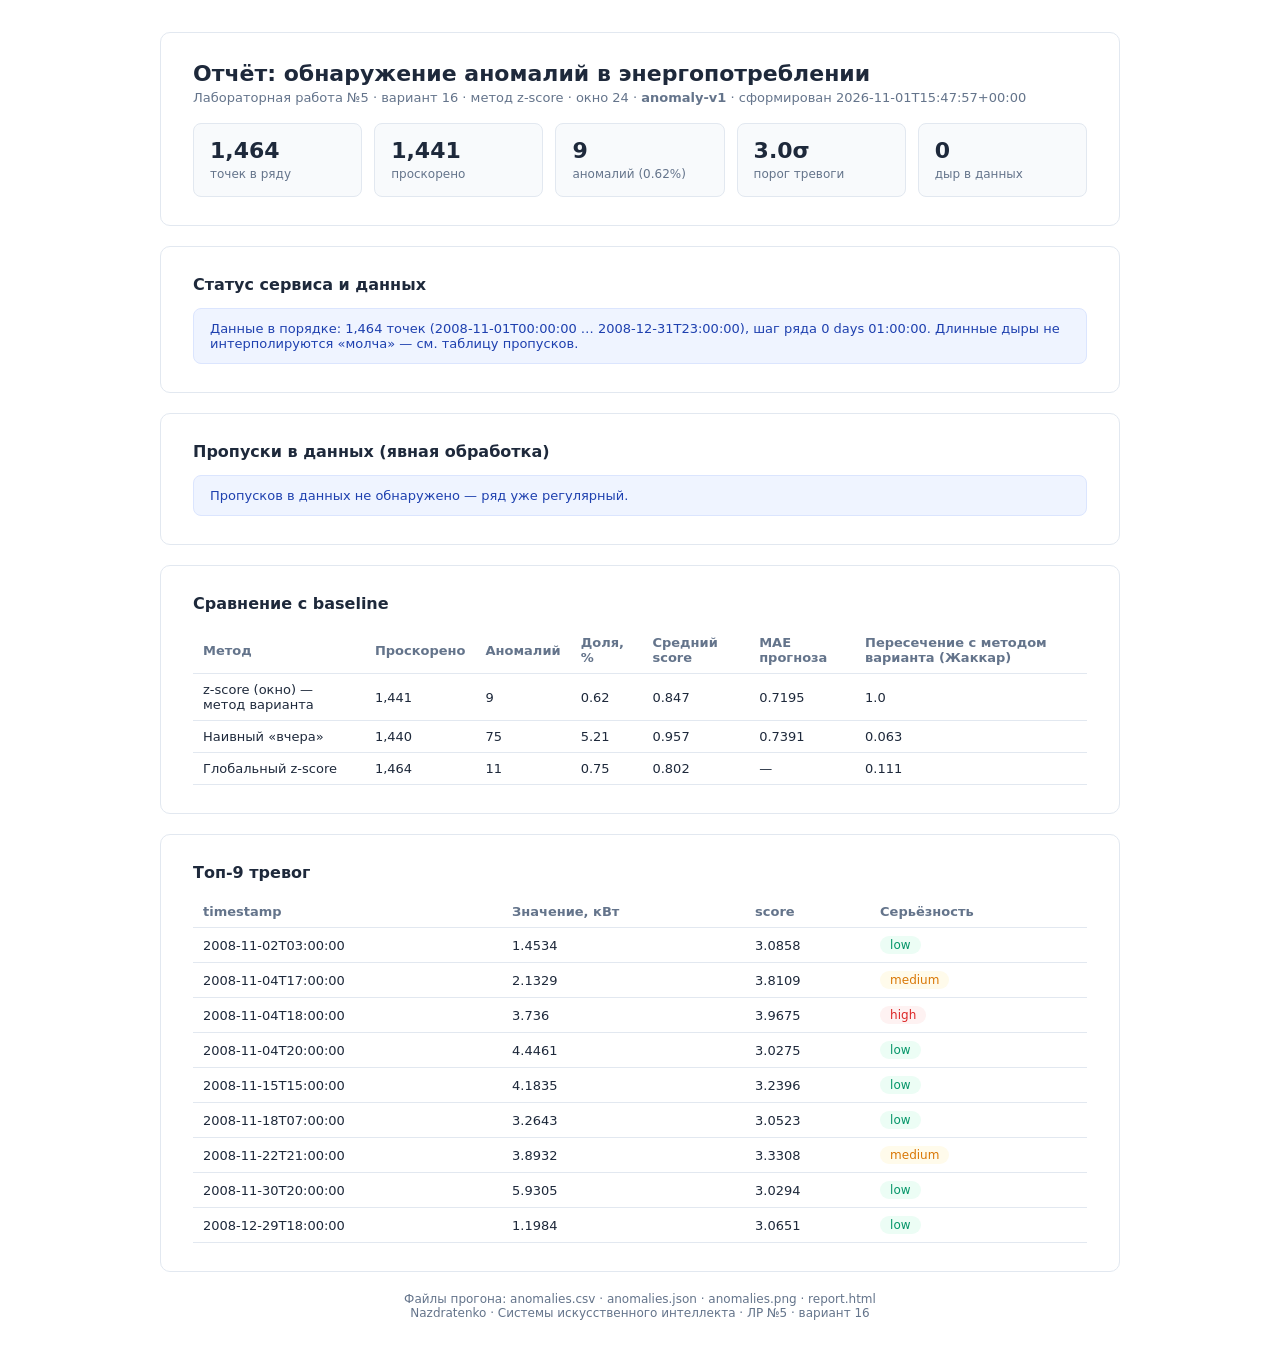
<file: outputs/report.html>
<!DOCTYPE html>
<html lang="ru"><head><meta charset="utf-8">
<meta name="viewport" content="width=device-width, initial-scale=1">
<title>Отчёт · обнаружение аномалий</title>
<style>
:root { --ink:#1E293B; --muted:#64748B; --line:#E2E8F0; --blue:#2563EB; --red:#DC2626;
        --amber:#D97706; --green:#059669; }
* { box-sizing:border-box; }
body { margin:0; font-family:system-ui,'Segoe UI',Roboto,Arial,sans-serif; color:var(--ink);
       background:#fff; padding:32px 16px; }
.wrap { max-width:960px; margin:0 auto; display:grid; gap:20px; }
.card { background:#fff; border:1px solid var(--line); border-radius:10px;
        padding:28px 32px; }
h1 { font-size:22px; margin:0 0 4px; }
h2 { font-size:16px; margin:0 0 14px; }
.sub { color:var(--muted); font-size:13px; margin-bottom:18px; }
.kpis { display:grid; grid-template-columns:repeat(auto-fit,minmax(140px,1fr)); gap:12px; }
.kpi { background:#F8FAFC; border:1px solid var(--line); border-radius:8px; padding:14px 16px; }
.kpi b { display:block; font-size:22px; }
.kpi span { color:var(--muted); font-size:12px; }
table { width:100%; border-collapse:collapse; font-size:13px; }
th { text-align:left; color:var(--muted); font-weight:600; padding:8px 10px; border-bottom:1px solid var(--line); }
td { padding:8px 10px; border-bottom:1px solid var(--line); }
.badge { display:inline-block; padding:2px 10px; border-radius:999px; font-size:12px; }
.b-high { background:#FEF2F2; color:var(--red); }
.b-medium { background:#FFFBEB; color:var(--amber); }
.b-low { background:#ECFDF5; color:var(--green); }
.note { background:#EFF4FF; border:1px solid #DBE5FE; border-radius:8px; padding:12px 16px;
        font-size:13px; color:#1E40AF; }
.foot { color:var(--muted); font-size:12px; text-align:center; }
.grad { color:var(--blue); }
</style></head><body><div class="wrap">

<div class="card">
  <h1>Отчёт: обнаружение аномалий в энергопотреблении</h1>
  <div class="sub">Лабораторная работа №5 · вариант 16 · метод z-score · окно 24 ·
  <b>anomaly-v1</b> · сформирован 2026-11-01T15:47:57+00:00</div>
  <div class="kpis">
    <div class="kpi"><b>1,464</b><span>точек в ряду</span></div>
    <div class="kpi"><b>1,441</b><span>проскорено</span></div>
    <div class="kpi"><b>9</b><span>аномалий (0.62%)</span></div>
    <div class="kpi"><b>3.0σ</b><span>порог тревоги</span></div>
    <div class="kpi"><b>0</b><span>дыр в данных</span></div>
  </div>
</div>

<div class="card">
  <h2>Статус сервиса и данных</h2>
  <div class="note">Данные в порядке: 1,464 точек (2008-11-01T00:00:00 … 2008-12-31T23:00:00), шаг ряда 0 days 01:00:00. Длинные дыры не интерполируются «молча» — см. таблицу пропусков.</div>
</div>

<div class="card">
  <h2>Пропуски в данных (явная обработка)</h2>
  <div class="note">Пропусков в данных не обнаружено — ряд уже регулярный.</div>
</div>

<div class="card">
  <h2>Сравнение с baseline</h2>
  <table><thead><tr><th>Метод</th><th>Проскорено</th><th>Аномалий</th><th>Доля, %</th>
  <th>Средний score</th><th>MAE прогноза</th><th>Пересечение с методом варианта (Жаккар)</th></tr></thead>
  <tbody><tr><td>z-score (окно) — метод варианта</td><td>1,441</td><td>9</td><td>0.62</td><td>0.847</td><td>0.7195</td><td>1.0</td></tr><tr><td>Наивный «вчера»</td><td>1,440</td><td>75</td><td>5.21</td><td>0.957</td><td>0.7391</td><td>0.063</td></tr><tr><td>Глобальный z-score</td><td>1,464</td><td>11</td><td>0.75</td><td>0.802</td><td>—</td><td>0.111</td></tr></tbody></table>
</div>

<div class="card">
  <h2>Топ-9 тревог</h2>
  <table><thead><tr><th>timestamp</th><th>Значение, кВт</th><th>score</th><th>Серьёзность</th></tr></thead>
  <tbody><tr><td>2008-11-02T03:00:00</td><td>1.4534</td><td>3.0858</td><td><span class="badge b-low">low</span></td></tr><tr><td>2008-11-04T17:00:00</td><td>2.1329</td><td>3.8109</td><td><span class="badge b-medium">medium</span></td></tr><tr><td>2008-11-04T18:00:00</td><td>3.736</td><td>3.9675</td><td><span class="badge b-high">high</span></td></tr><tr><td>2008-11-04T20:00:00</td><td>4.4461</td><td>3.0275</td><td><span class="badge b-low">low</span></td></tr><tr><td>2008-11-15T15:00:00</td><td>4.1835</td><td>3.2396</td><td><span class="badge b-low">low</span></td></tr><tr><td>2008-11-18T07:00:00</td><td>3.2643</td><td>3.0523</td><td><span class="badge b-low">low</span></td></tr><tr><td>2008-11-22T21:00:00</td><td>3.8932</td><td>3.3308</td><td><span class="badge b-medium">medium</span></td></tr><tr><td>2008-11-30T20:00:00</td><td>5.9305</td><td>3.0294</td><td><span class="badge b-low">low</span></td></tr><tr><td>2008-12-29T18:00:00</td><td>1.1984</td><td>3.0651</td><td><span class="badge b-low">low</span></td></tr></tbody></table>
</div>

<div class="foot">Файлы прогона: anomalies.csv · anomalies.json · anomalies.png · report.html
<br>Nazdratenko · Системы искусственного интеллекта · ЛР №5 · вариант 16</div>
</div></body></html>
</file>
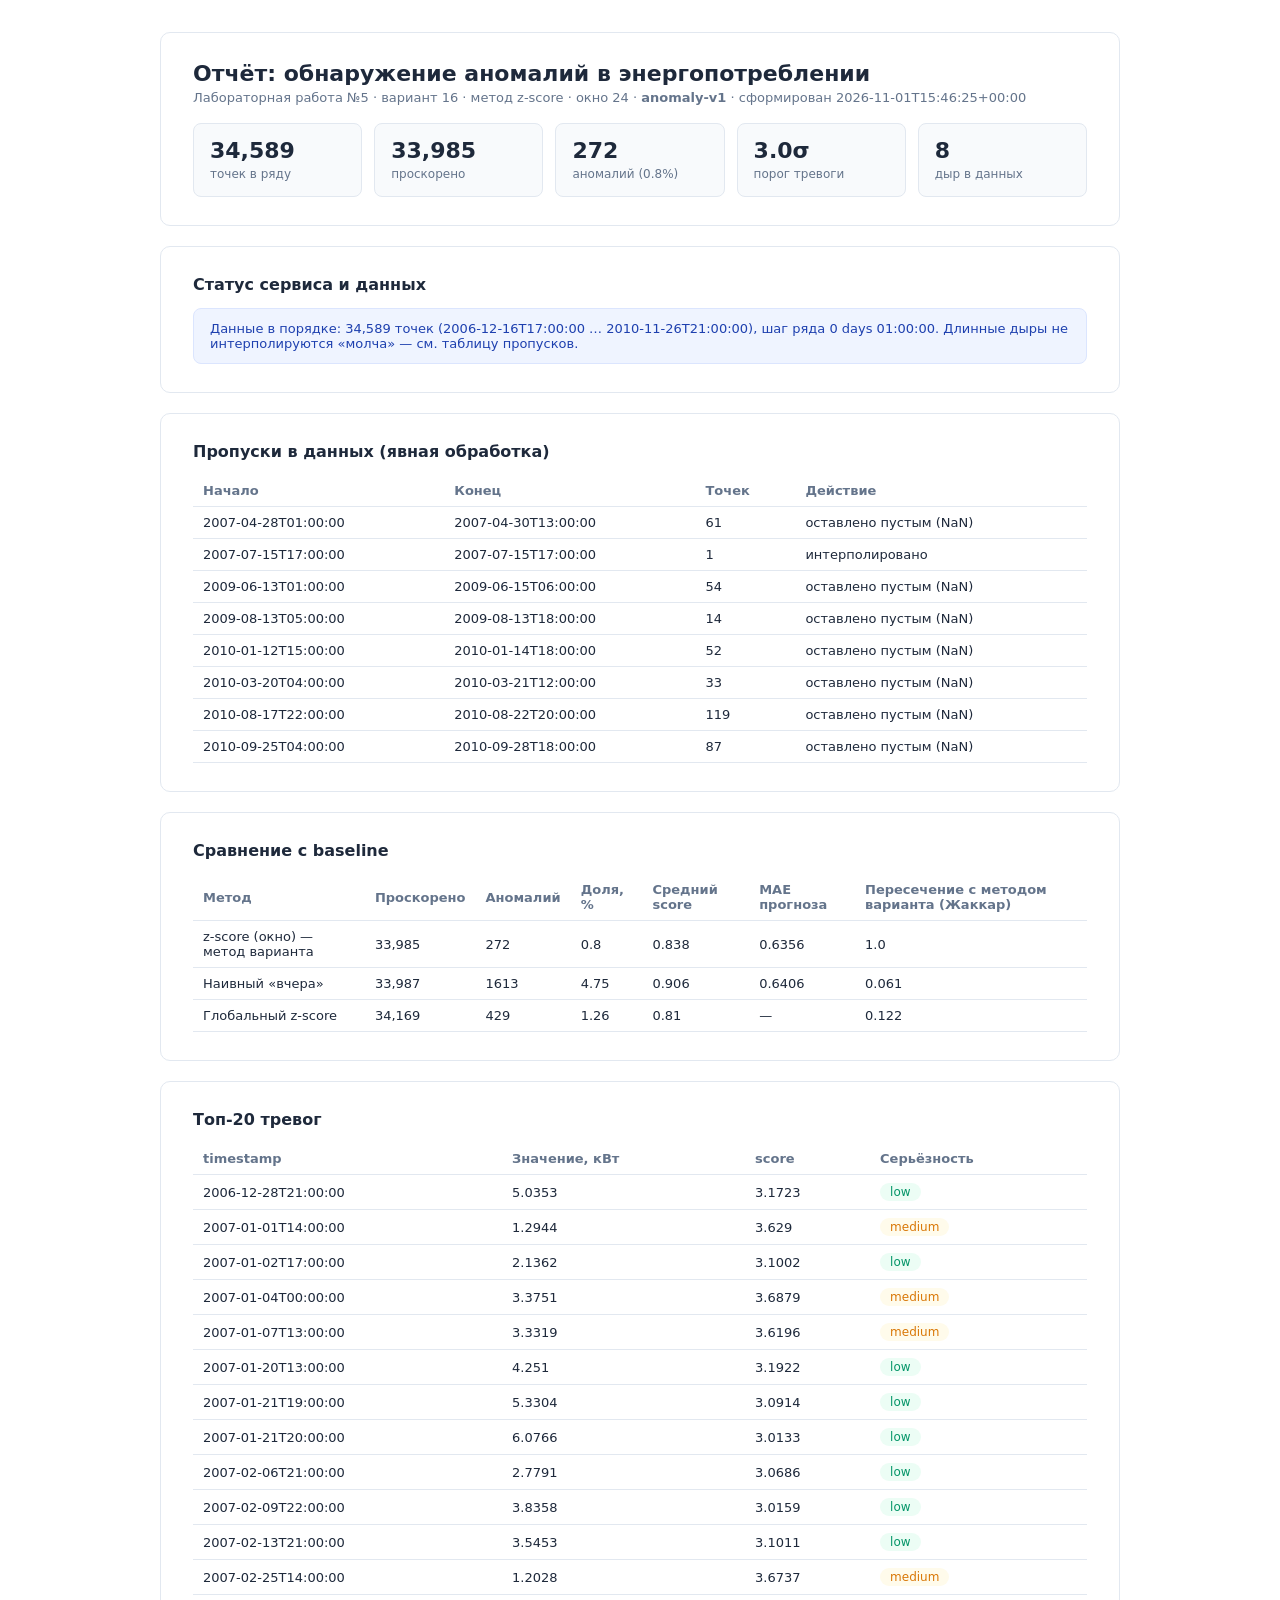
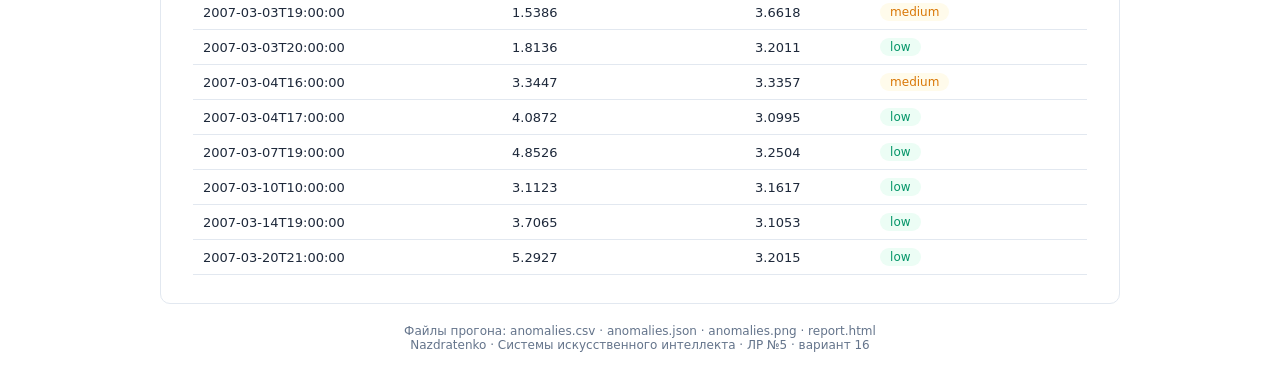
<file: outputs/full_series/report.html>
<!DOCTYPE html>
<html lang="ru"><head><meta charset="utf-8">
<meta name="viewport" content="width=device-width, initial-scale=1">
<title>Отчёт · обнаружение аномалий</title>
<style>
:root { --ink:#1E293B; --muted:#64748B; --line:#E2E8F0; --blue:#2563EB; --red:#DC2626;
        --amber:#D97706; --green:#059669; }
* { box-sizing:border-box; }
body { margin:0; font-family:system-ui,'Segoe UI',Roboto,Arial,sans-serif; color:var(--ink);
       background:#fff; padding:32px 16px; }
.wrap { max-width:960px; margin:0 auto; display:grid; gap:20px; }
.card { background:#fff; border:1px solid var(--line); border-radius:10px;
        padding:28px 32px; }
h1 { font-size:22px; margin:0 0 4px; }
h2 { font-size:16px; margin:0 0 14px; }
.sub { color:var(--muted); font-size:13px; margin-bottom:18px; }
.kpis { display:grid; grid-template-columns:repeat(auto-fit,minmax(140px,1fr)); gap:12px; }
.kpi { background:#F8FAFC; border:1px solid var(--line); border-radius:8px; padding:14px 16px; }
.kpi b { display:block; font-size:22px; }
.kpi span { color:var(--muted); font-size:12px; }
table { width:100%; border-collapse:collapse; font-size:13px; }
th { text-align:left; color:var(--muted); font-weight:600; padding:8px 10px; border-bottom:1px solid var(--line); }
td { padding:8px 10px; border-bottom:1px solid var(--line); }
.badge { display:inline-block; padding:2px 10px; border-radius:999px; font-size:12px; }
.b-high { background:#FEF2F2; color:var(--red); }
.b-medium { background:#FFFBEB; color:var(--amber); }
.b-low { background:#ECFDF5; color:var(--green); }
.note { background:#EFF4FF; border:1px solid #DBE5FE; border-radius:8px; padding:12px 16px;
        font-size:13px; color:#1E40AF; }
.foot { color:var(--muted); font-size:12px; text-align:center; }
.grad { color:var(--blue); }
</style></head><body><div class="wrap">

<div class="card">
  <h1>Отчёт: обнаружение аномалий в энергопотреблении</h1>
  <div class="sub">Лабораторная работа №5 · вариант 16 · метод z-score · окно 24 ·
  <b>anomaly-v1</b> · сформирован 2026-11-01T15:46:25+00:00</div>
  <div class="kpis">
    <div class="kpi"><b>34,589</b><span>точек в ряду</span></div>
    <div class="kpi"><b>33,985</b><span>проскорено</span></div>
    <div class="kpi"><b>272</b><span>аномалий (0.8%)</span></div>
    <div class="kpi"><b>3.0σ</b><span>порог тревоги</span></div>
    <div class="kpi"><b>8</b><span>дыр в данных</span></div>
  </div>
</div>

<div class="card">
  <h2>Статус сервиса и данных</h2>
  <div class="note">Данные в порядке: 34,589 точек (2006-12-16T17:00:00 … 2010-11-26T21:00:00), шаг ряда 0 days 01:00:00. Длинные дыры не интерполируются «молча» — см. таблицу пропусков.</div>
</div>

<div class="card">
  <h2>Пропуски в данных (явная обработка)</h2>
  <table><thead><tr><th>Начало</th><th>Конец</th><th>Точек</th><th>Действие</th></tr></thead><tbody><tr><td>2007-04-28T01:00:00</td><td>2007-04-30T13:00:00</td><td>61</td><td>оставлено пустым (NaN)</td></tr><tr><td>2007-07-15T17:00:00</td><td>2007-07-15T17:00:00</td><td>1</td><td>интерполировано</td></tr><tr><td>2009-06-13T01:00:00</td><td>2009-06-15T06:00:00</td><td>54</td><td>оставлено пустым (NaN)</td></tr><tr><td>2009-08-13T05:00:00</td><td>2009-08-13T18:00:00</td><td>14</td><td>оставлено пустым (NaN)</td></tr><tr><td>2010-01-12T15:00:00</td><td>2010-01-14T18:00:00</td><td>52</td><td>оставлено пустым (NaN)</td></tr><tr><td>2010-03-20T04:00:00</td><td>2010-03-21T12:00:00</td><td>33</td><td>оставлено пустым (NaN)</td></tr><tr><td>2010-08-17T22:00:00</td><td>2010-08-22T20:00:00</td><td>119</td><td>оставлено пустым (NaN)</td></tr><tr><td>2010-09-25T04:00:00</td><td>2010-09-28T18:00:00</td><td>87</td><td>оставлено пустым (NaN)</td></tr></tbody></table>
</div>

<div class="card">
  <h2>Сравнение с baseline</h2>
  <table><thead><tr><th>Метод</th><th>Проскорено</th><th>Аномалий</th><th>Доля, %</th>
  <th>Средний score</th><th>MAE прогноза</th><th>Пересечение с методом варианта (Жаккар)</th></tr></thead>
  <tbody><tr><td>z-score (окно) — метод варианта</td><td>33,985</td><td>272</td><td>0.8</td><td>0.838</td><td>0.6356</td><td>1.0</td></tr><tr><td>Наивный «вчера»</td><td>33,987</td><td>1613</td><td>4.75</td><td>0.906</td><td>0.6406</td><td>0.061</td></tr><tr><td>Глобальный z-score</td><td>34,169</td><td>429</td><td>1.26</td><td>0.81</td><td>—</td><td>0.122</td></tr></tbody></table>
</div>

<div class="card">
  <h2>Топ-20 тревог</h2>
  <table><thead><tr><th>timestamp</th><th>Значение, кВт</th><th>score</th><th>Серьёзность</th></tr></thead>
  <tbody><tr><td>2006-12-28T21:00:00</td><td>5.0353</td><td>3.1723</td><td><span class="badge b-low">low</span></td></tr><tr><td>2007-01-01T14:00:00</td><td>1.2944</td><td>3.629</td><td><span class="badge b-medium">medium</span></td></tr><tr><td>2007-01-02T17:00:00</td><td>2.1362</td><td>3.1002</td><td><span class="badge b-low">low</span></td></tr><tr><td>2007-01-04T00:00:00</td><td>3.3751</td><td>3.6879</td><td><span class="badge b-medium">medium</span></td></tr><tr><td>2007-01-07T13:00:00</td><td>3.3319</td><td>3.6196</td><td><span class="badge b-medium">medium</span></td></tr><tr><td>2007-01-20T13:00:00</td><td>4.251</td><td>3.1922</td><td><span class="badge b-low">low</span></td></tr><tr><td>2007-01-21T19:00:00</td><td>5.3304</td><td>3.0914</td><td><span class="badge b-low">low</span></td></tr><tr><td>2007-01-21T20:00:00</td><td>6.0766</td><td>3.0133</td><td><span class="badge b-low">low</span></td></tr><tr><td>2007-02-06T21:00:00</td><td>2.7791</td><td>3.0686</td><td><span class="badge b-low">low</span></td></tr><tr><td>2007-02-09T22:00:00</td><td>3.8358</td><td>3.0159</td><td><span class="badge b-low">low</span></td></tr><tr><td>2007-02-13T21:00:00</td><td>3.5453</td><td>3.1011</td><td><span class="badge b-low">low</span></td></tr><tr><td>2007-02-25T14:00:00</td><td>1.2028</td><td>3.6737</td><td><span class="badge b-medium">medium</span></td></tr><tr><td>2007-03-03T19:00:00</td><td>1.5386</td><td>3.6618</td><td><span class="badge b-medium">medium</span></td></tr><tr><td>2007-03-03T20:00:00</td><td>1.8136</td><td>3.2011</td><td><span class="badge b-low">low</span></td></tr><tr><td>2007-03-04T16:00:00</td><td>3.3447</td><td>3.3357</td><td><span class="badge b-medium">medium</span></td></tr><tr><td>2007-03-04T17:00:00</td><td>4.0872</td><td>3.0995</td><td><span class="badge b-low">low</span></td></tr><tr><td>2007-03-07T19:00:00</td><td>4.8526</td><td>3.2504</td><td><span class="badge b-low">low</span></td></tr><tr><td>2007-03-10T10:00:00</td><td>3.1123</td><td>3.1617</td><td><span class="badge b-low">low</span></td></tr><tr><td>2007-03-14T19:00:00</td><td>3.7065</td><td>3.1053</td><td><span class="badge b-low">low</span></td></tr><tr><td>2007-03-20T21:00:00</td><td>5.2927</td><td>3.2015</td><td><span class="badge b-low">low</span></td></tr></tbody></table>
</div>

<div class="foot">Файлы прогона: anomalies.csv · anomalies.json · anomalies.png · report.html
<br>Nazdratenko · Системы искусственного интеллекта · ЛР №5 · вариант 16</div>
</div></body></html>
</file>
